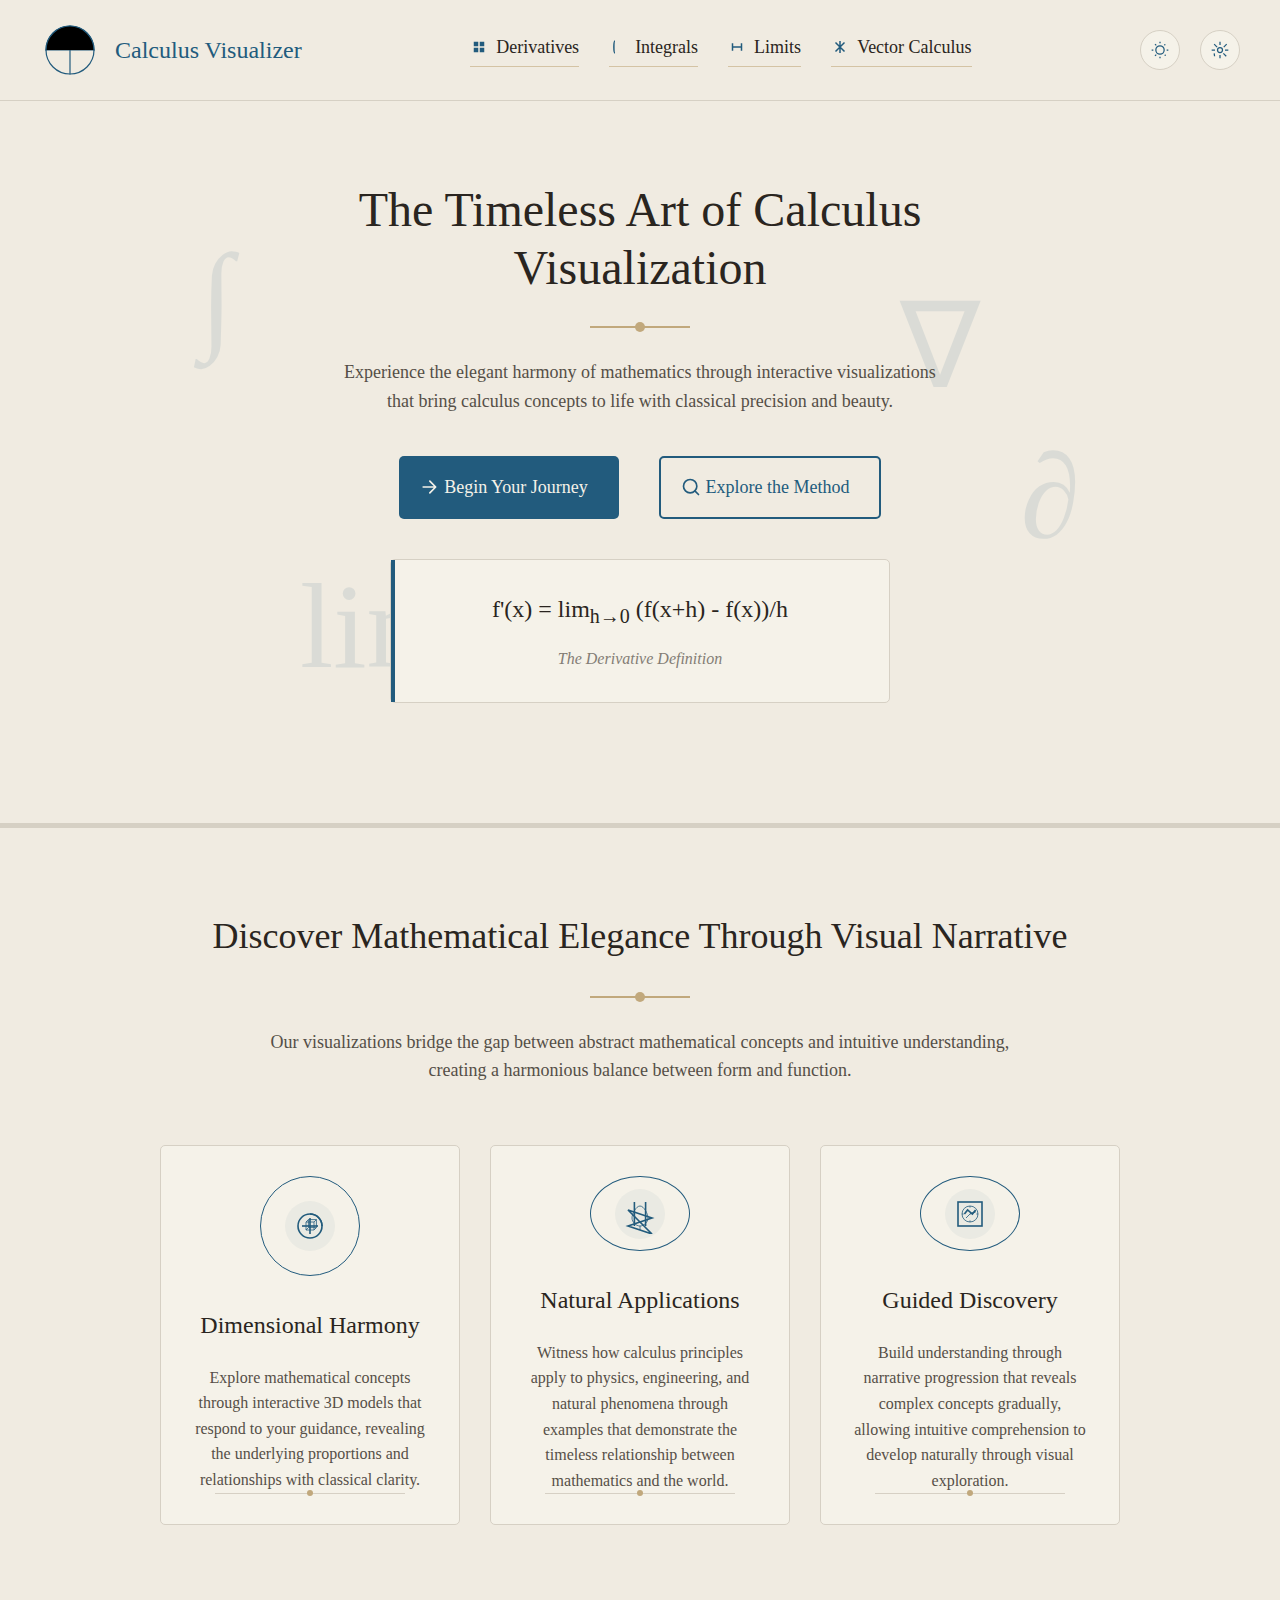
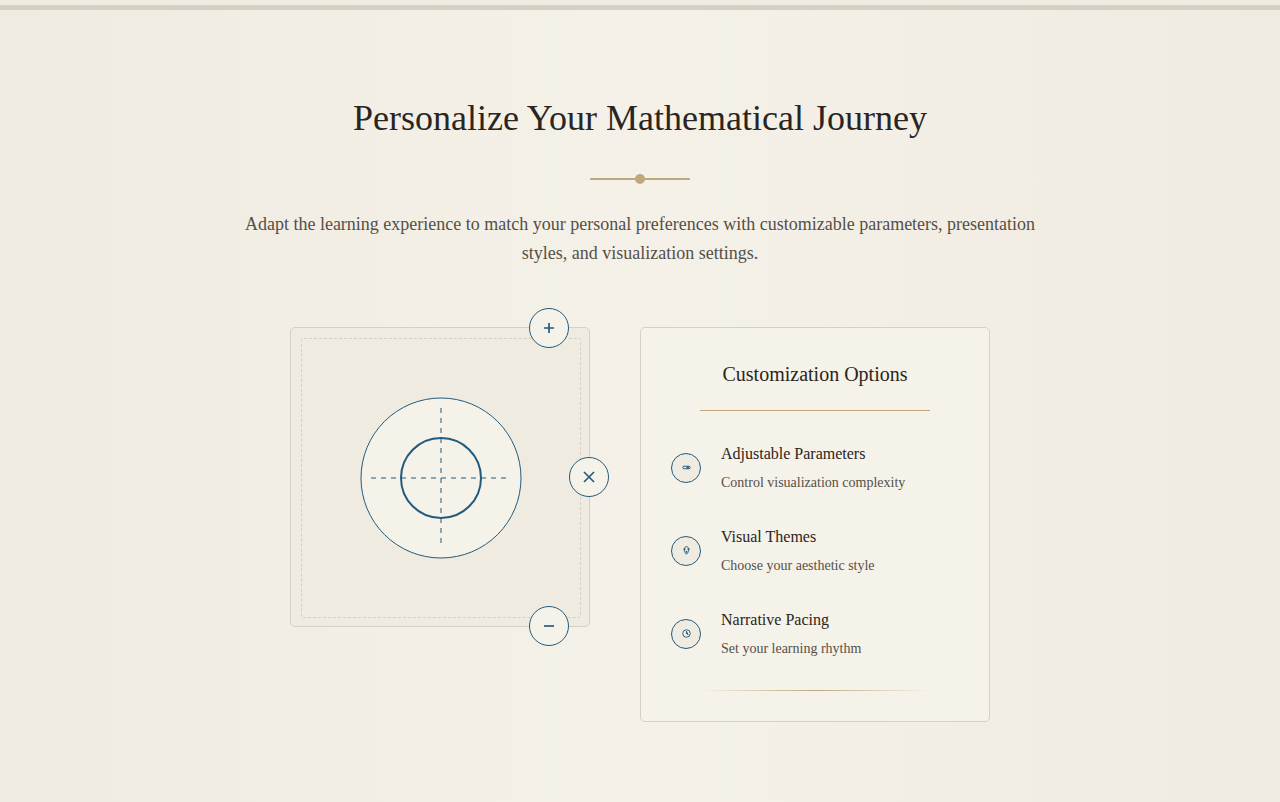
<file: index.html>
<!DOCTYPE html>
<html lang="en">
<head>
  <meta charset="UTF-8"/>
  <meta name="viewport" content="width=device-width, initial-scale=1.0"/>
  <meta name="description" content="Interactive calculus visualization tool with elegant classical design."/>
  <title>Calculus Visualizer - Classical Theme</title>
  <style>
    /* Reset and base styles */
    * {
      margin: 0;
      padding: 0;
      box-sizing: border-box;
    }
    
    body {
      font-family: Georgia, serif;
      background-color: #F0EBE1;
      color: #2A2520;
      line-height: 1.6;
    }
    
    /* Header styles */
    header {
      display: flex;
      align-items: center;
      justify-content: space-between;
      padding: 20px 40px;
      border-bottom: 1px solid #D6D0C4;
      background-color: #F0EBE1;
    }
    
    .logo-container {
      display: flex;
      align-items: center;
    }
    
    .logo {
      width: 60px;
      height: 60px;
      margin-right: 15px;
    }
    
    .logo-text {
      font-size: 24px;
      color: #225B7D;
      font-weight: normal;
    }
    
    nav ul {
      display: flex;
      list-style: none;
      gap: 30px;
    }
    
    nav a {
      text-decoration: none;
      color: #2A2520;
      font-size: 18px;
      position: relative;
      padding-bottom: 5px;
    }
    
    nav a::after {
      content: '';
      position: absolute;
      bottom: 0;
      left: 0;
      width: 100%;
      height: 1px;
      background-color: #C1A87C;
      opacity: 0.6;
    }

    .nav-item {
      display: flex;
      align-items: center;
      gap: 8px;
    }

    .icon {
      display: inline-block;
      width: 18px;
      height: 18px;
    }
    
    .controls {
      display: flex;
      gap: 20px;
    }
    
    .control-button {
      width: 40px;
      height: 40px;
      border-radius: 50%;
      background-color: #F5F2E9;
      border: 1px solid #D6D0C4;
      display: flex;
      align-items: center;
      justify-content: center;
      cursor: pointer;
    }
    
    /* Hero section */
    .hero {
      display: flex;
      flex-direction: column;
      align-items: center;
      justify-content: center;
      padding: 80px 20px;
      text-align: center;
      min-height: 600px;
      position: relative;
      overflow: hidden;
    }
    
    /* Background symbols */
    .bg-symbol {
      position: absolute;
      opacity: 0.1;
      color: #225B7D;
      font-size: 120px;
      z-index: -1;
    }
    
    .bg-symbol-1 {
      top: 100px;
      left: 200px;
    }
    
    .bg-symbol-2 {
      top: 300px;
      right: 200px;
    }
    
    .bg-symbol-3 {
      bottom: 100px;
      left: 300px;
    }
    
    .bg-symbol-4 {
      top: 150px;
      right: 300px;
    }
    
    .hero-content {
      max-width: 800px;
      margin: 0 auto;
    }
    
    .hero-title {
      font-size: 48px;
      font-weight: normal;
      margin-bottom: 20px;
      line-height: 1.2;
    }
    
    .divider {
      width: 100px;
      height: 2px;
      background-color: #C1A87C;
      margin: 30px auto;
      position: relative;
    }
    
    .divider::after {
      content: '';
      position: absolute;
      width: 10px;
      height: 10px;
      border-radius: 50%;
      background-color: #C1A87C;
      top: -4px;
      left: 45px;
    }
    
    .hero-subtitle {
      font-size: 18px;
      color: #554F47;
      max-width: 600px;
      margin: 0 auto 40px;
    }
    
    /* Button styles with proper icon spacing */
    .button-container {
      display: flex;
      justify-content: center;
      gap: 40px;
      margin: 40px 0;
    }
    
    .button {
      display: flex;
      align-items: center;
      padding: 15px 30px;
      border-radius: 5px;
      text-decoration: none;
      font-size: 18px;
      position: relative;
      min-width: 220px;
      justify-content: center;
      transition: transform 0.3s;
    }
    
    .button:hover {
      transform: translateY(-3px);
    }
    
    /* Primary button (blue) */
    .primary-button {
      background-color: #225B7D;
      color: #F5F2E9;
      border: none;
    }
    
    /* Secondary button (outlined) */
    .secondary-button {
      background-color: transparent;
      color: #225B7D;
      border: 2px solid #225B7D;
    }
    
    /* Icon styling - positioned with proper spacing */
    .button-icon {
      position: absolute;
      left: 20px;
    }
    
    /* Add padding to push text away from icon */
    .button-text {
      margin-left: 15px;
    }
    
    /* Formula card styling */
    .formula-container {
      max-width: 600px;
      margin: 40px auto;
      display: flex;
      justify-content: center;
    }
    
    .formula-card {
      background-color: #F5F2E9;
      border: 1px solid #D6D0C4;
      border-radius: 5px;
      padding: 30px 40px;
      position: relative;
      width: 100%;
      max-width: 500px;
      text-align: center;
    }
    
    /* Vertical blue line on left */
    .formula-card::before {
      content: '';
      position: absolute;
      left: 0;
      top: 0;
      height: 100%;
      width: 4px;
      background-color: #225B7D;
    }
    
    .formula {
      font-size: 24px;
      margin-bottom: 15px;
      font-family: Georgia, serif;
    }
    
    .formula-caption {
      font-style: italic;
      color: #837D75;
      font-size: 16px;
    }
    
    .visualization {
      position: absolute;
      top: 200px;
      right: 100px;
      width: 300px;
      height: 300px;
      background-color: #F5F2E9;
      border: 1px solid #D6D0C4;
      border-radius: 5px;
      display: flex;
      align-items: center;
      justify-content: center;
    }
    
    /* Features section */
    .features {
      padding: 80px 20px;
      background-color: #F0EBE1;
      border-top: 5px solid #D6D0C4;
      border-bottom: 5px solid #D6D0C4;
      text-align: center;
    }
    
    .section-title {
      font-size: 36px;
      color: #2A2520;
      margin-bottom: 10px;
      font-weight: normal;
    }
    
    .section-subtitle {
      font-size: 18px;
      color: #554F47;
      max-width: 800px;
      margin: 0 auto 60px;
    }
    
    .feature-cards {
      display: flex;
      justify-content: center;
      gap: 30px;
      flex-wrap: wrap;
    }
    
    .feature-card {
      background-color: #F5F2E9;
      border: 1px solid #D6D0C4;
      border-radius: 5px;
      padding: 30px;
      width: 300px;
      height: 380px;
      display: flex;
      flex-direction: column;
      align-items: center;
      transition: transform 0.3s;
    }
    
    .feature-card:hover {
      transform: translateY(-5px);
    }
    
    .feature-icon {
      width: 100px;
      height: 100px;
      border-radius: 50%;
      background-color: #F5F2E9;
      border: 1px solid #225B7D;
      display: flex;
      align-items: center;
      justify-content: center;
      margin-bottom: 30px;
      position: relative;
    }
    
    .feature-icon::before {
      content: '';
      position: absolute;
      width: 50px;
      height: 50px;
      border-radius: 50%;
      background-color: rgba(34, 91, 125, 0.05);
      z-index: 0;
    }
    
    .feature-title {
      font-size: 24px;
      color: #2A2520;
      margin-bottom: 20px;
      font-weight: normal;
    }
    
    .feature-description {
      font-size: 16px;
      color: #554F47;
      text-align: center;
    }
    
    .feature-footer {
      width: 80%;
      height: 1px;
      background-color: #D6D0C4;
      margin-top: auto;
      position: relative;
    }
    
    .feature-footer::after {
      content: '';
      position: absolute;
      width: 6px;
      height: 6px;
      border-radius: 50%;
      background-color: #C1A87C;
      top: -3px;
      left: calc(50% - 3px);
    }
    
    /* Customization section */
    .customization {
      padding: 80px 20px;
      background: linear-gradient(to right, rgba(240, 235, 225, 0.8), rgba(245, 242, 233, 0.85), rgba(240, 235, 225, 0.8));
      position: relative;
      text-align: center;
    }
    
    .custom-content {
      display: flex;
      justify-content: center;
      gap: 50px;
      flex-wrap: wrap;
      margin-top: 60px;
    }
    
    .custom-visual {
      width: 300px;
      height: 300px;
      background-color: #F0EBE1;
      border: 1px solid #D6D0C4;
      border-radius: 5px;
      position: relative;
    }
    
    .custom-visual-inner {
      width: 280px;
      height: 280px;
      border: 1px dashed #D6D0C4;
      border-radius: 3px;
      margin: 10px;
      display: flex;
      align-items: center;
      justify-content: center;
    }
    
    .visual-control {
      position: absolute;
      width: 40px;
      height: 40px;
      border-radius: 50%;
      background-color: #F5F2E9;
      border: 1px solid #225B7D;
      display: flex;
      align-items: center;
      justify-content: center;
      cursor: pointer;
    }
    
    .control-top {
      top: -20px;
      right: 20px;
    }
    
    .control-middle {
      right: -20px;
      top: calc(50% - 20px);
    }
    
    .control-bottom {
      bottom: -20px;
      right: 20px;
    }
    
    .custom-options {
      width: 350px;
      background-color: #F5F2E9;
      border: 1px solid #D6D0C4;
      border-radius: 5px;
      padding: 30px;
      text-align: left;
    }
    
    .options-title {
      font-size: 20px;
      color: #2A2520;
      text-align: center;
      margin-bottom: 20px;
      font-weight: normal;
      position: relative;
    }
    
    .options-divider {
      width: 80%;
      height: 1px;
      background-color: #C1A87C;
      margin: 0 auto 30px;
    }
    
    .option {
      display: flex;
      align-items: center;
      margin-bottom: 30px;
    }
    
    .option-icon {
      width: 30px;
      height: 30px;
      border-radius: 50%;
      background-color: #F0EBE1;
      border: 1px solid #225B7D;
      display: flex;
      align-items: center;
      justify-content: center;
      margin-right: 20px;
      flex-shrink: 0;
    }
    
    .option-text {
      flex: 1;
    }
    
    .option-title {
      font-size: 16px;
      color: #2A2520;
      margin-bottom: 5px;
      font-weight: normal;
    }
    
    .option-description {
      font-size: 14px;
      color: #554F47;
    }
    
    .options-footer {
      width: 80%;
      height: 1px;
      background: linear-gradient(to right, transparent, #C1A87C, transparent);
      margin: 20px auto 0;
    }
    
    /* Responsive adjustments */
    @media (max-width: 1200px) {
      .visualization {
        position: relative;
        top: 0;
        right: 0;
        margin: 30px auto;
      }
    }
    
    @media (max-width: 768px) {
      header {
        flex-direction: column;
        padding: 20px;
      }
      
      .logo-container {
        margin-bottom: 20px;
      }
      
      nav ul {
        flex-wrap: wrap;
        justify-content: center;
        gap: 15px;
      }
      
      .controls {
        margin-top: 20px;
      }
      
      .hero-title {
        font-size: 36px;
      }
      
      .button-container {
        flex-direction: column;
        align-items: center;
        gap: 20px;
      }
      
      .formula-card {
        width: 100%;
        max-width: 350px;
        padding: 20px;
      }
      
      .formula {
        font-size: 20px;
      }
    }
  </style>
</head>
<body>
  <!-- Header with navigation -->
  <header>
    <div class="logo-container">
      <svg class="logo" viewBox="0 0 100 100">
        <circle cx="50" cy="50" r="40" fill="none" stroke="#225B7D" stroke-width="2"/>
        <line x1="10" y1="50" x2="90" y2="50" stroke="#225B7D" stroke-width="2" stroke-linecap="round"/>
        <line x1="50" y1="10" x2="50" y2="90" stroke="#225B7D" stroke-width="2" stroke-linecap="round"/>
        <path d="M90 50C90 28 72 10 50 10C28 10 10 28 10 50" stroke="#225B7D" stroke-width="2" stroke-linecap="round"/>
      </svg>
      <h1 class="logo-text">Calculus Visualizer</h1>
    </div>
    
    <nav>
      <ul>
        <li>
          <a href="#derivatives" class="nav-item">
            <svg class="icon" viewBox="0 0 24 24">
              <rect x="5" y="5" width="6" height="6" fill="#225B7D"/>
              <rect x="13" y="5" width="6" height="6" fill="#225B7D"/>
              <rect x="5" y="13" width="6" height="6" fill="#225B7D"/>
              <rect x="13" y="13" width="6" height="6" fill="#225B7D"/>
            </svg>
            Derivatives
          </a>
        </li>
        <li>
          <a href="#integrals" class="nav-item">
            <svg class="icon" viewBox="0 0 24 24">
              <path d="M8 4C6 4 6 20 8 20" stroke="#225B7D" stroke-width="2" fill="none"/>
            </svg>
            Integrals
          </a>
        </li>
        <li>
          <a href="#limits" class="nav-item">
            <svg class="icon" viewBox="0 0 24 24">
              <path d="M6 7V17M18 7V17M6 12H18" stroke="#225B7D" stroke-width="2"/>
            </svg>
            Limits
          </a>
        </li>
        <li>
          <a href="#vector-calculus" class="nav-item">
            <svg class="icon" viewBox="0 0 24 24">
              <path d="M6 18L18 6M6 6L18 18M12 4V20" stroke="#225B7D" stroke-width="2"/>
            </svg>
            Vector Calculus
          </a>
        </li>
      </ul>
    </nav>
    
    <div class="controls">
      <button class="control-button theme-toggle" aria-label="Toggle theme">
        <svg viewBox="0 0 24 24" width="20" height="20">
          <path d="M12 4V2M12 22v-2M4 12H2m20 0h-2m-2.5-5.5L18 5M6 19l1.5-1.5M6 5l1.5 1.5m11 11L18 19M12 17a5 5 0 100-10 5 5 0 000 10z" 
                stroke="#225B7D" stroke-width="1.5" fill="none"/>
        </svg>
      </button>
      <button class="control-button settings" aria-label="Settings">
        <svg viewBox="0 0 24 24" width="20" height="20">
          <circle cx="12" cy="12" r="3" stroke="#225B7D" stroke-width="1.5" fill="none"/>
          <path d="M12 2v4m0 12v4m10-10h-4m-16 0h4m14-7l-3.5 3.5m-11 11L5 16M5 5l3.5 3.5m11 11L16 16" 
                stroke="#225B7D" stroke-width="1.5"/>
        </svg>
      </button>
    </div>
  </header>

  <!-- Hero section -->
  <section class="hero">
    <!-- Background mathematical symbols -->
    <div class="bg-symbol bg-symbol-1">∫</div>
    <div class="bg-symbol bg-symbol-2">∂</div>
    <div class="bg-symbol bg-symbol-3">lim</div>
    <div class="bg-symbol bg-symbol-4">∇</div>
    
    <div class="hero-content">
      <h2 class="hero-title">The Timeless Art of Calculus Visualization</h2>
      
      <div class="divider"></div>
      
      <p class="hero-subtitle">
        Experience the elegant harmony of mathematics through interactive visualizations 
        that bring calculus concepts to life with classical precision and beauty.
      </p>
      
      <!-- Buttons with properly spaced icons -->
      <div class="button-container">
        <a href="#begin" class="button primary-button">
          <svg class="button-icon" width="20" height="20" viewBox="0 0 24 24" aria-hidden="true">
            <path d="M5 12h14M13 5l7 7-7 7" stroke="currentColor" stroke-width="2" fill="none" stroke-linecap="round" stroke-linejoin="round"/>
          </svg>
          <span class="button-text">Begin Your Journey</span>
        </a>
        <a href="#explore" class="button secondary-button">
          <svg class="button-icon" width="20" height="20" viewBox="0 0 24 24" aria-hidden="true">
            <circle cx="11" cy="11" r="8" stroke="currentColor" stroke-width="2" fill="none"/>
            <path d="M21 21l-4.35-4.35" stroke="currentColor" stroke-width="2" stroke-linecap="round"/>
          </svg>
          <span class="button-text">Explore the Method</span>
        </a>
      </div>
      
      <!-- Improved formula card -->
      <div class="formula-container">
        <div class="formula-card">
          <div class="formula">f'(x) = lim<sub>h→0</sub> (f(x+h) - f(x))/h</div>
          <div class="formula-caption">The Derivative Definition</div>
        </div>
      </div>
    </div>
  </section>

  <!-- Features section -->
  <section class="features">
    <h2 class="section-title">Discover Mathematical Elegance Through Visual Narrative</h2>
    <div class="divider"></div>
    <p class="section-subtitle">
      Our visualizations bridge the gap between abstract mathematical concepts and intuitive understanding,
      creating a harmonious balance between form and function.
    </p>
    
    <div class="feature-cards">
      <!-- Feature 1 -->
      <div class="feature-card">
        <div class="feature-icon">
          <svg viewBox="0 0 50 50" width="40" height="40">
            <circle cx="25" cy="25" r="15" fill="none" stroke="#225B7D" stroke-width="2"/>
            <line x1="15" y1="25" x2="35" y2="25" stroke="#225B7D" stroke-width="2"/>
            <line x1="25" y1="15" x2="25" y2="35" stroke="#225B7D" stroke-width="2"/>
            <path d="M25 10A15 15 0 0 1 40 25" fill="none" stroke="#225B7D" stroke-width="2"/>
            
            <!-- 3D cube overlay -->
            <path d="M20,20 L30,20 L30,30 L20,30 Z" fill="none" stroke="#225B7D" stroke-width="1"/>
            <path d="M23,17 L33,17 L33,27 L23,27 Z" fill="none" stroke="#225B7D" stroke-width="1"/>
            <line x1="20" y1="20" x2="23" y2="17" stroke="#225B7D" stroke-width="1"/>
            <line x1="30" y1="20" x2="33" y2="17" stroke="#225B7D" stroke-width="1"/>
            <line x1="30" y1="30" x2="33" y2="27" stroke="#225B7D" stroke-width="1"/>
            <line x1="20" y1="30" x2="23" y2="27" stroke="#225B7D" stroke-width="1"/>
          </svg>
        </div>
        
        <h3 class="feature-title">Dimensional Harmony</h3>
        
        <p class="feature-description">
          Explore mathematical concepts through interactive 3D models that respond to your guidance, 
          revealing the underlying proportions and relationships with classical clarity.
        </p>
        
        <div class="feature-footer"></div>
      </div>
      
      <!-- Feature 2 -->
      <div class="feature-card">
        <div class="feature-icon">
          <svg viewBox="0 0 50 50" width="40" height="40">
            <path d="M10 20L40 30L10 40L40 50Z" fill="none" stroke="#225B7D" stroke-width="2"/>
            <line x1="18" y1="10" x2="18" y2="40" stroke="#225B7D" stroke-width="2"/>
            <line x1="32" y1="10" x2="32" y2="40" stroke="#225B7D" stroke-width="2"/>
            
            <!-- Nature icon overlay -->
            <path d="M25 15C20 15 15 25 15 30C15 35 20 40 25 40C30 40 35 35 35 30C35 25 30 15 25 15Z" fill="none" stroke="#225B7D" stroke-width="1"/>
            <line x1="25" y1="40" x2="25" y2="45" stroke="#225B7D" stroke-width="1"/>
          </svg>
        </div>
        
        <h3 class="feature-title">Natural Applications</h3>
        
        <p class="feature-description">
          Witness how calculus principles apply to physics, engineering, and natural phenomena 
          through examples that demonstrate the timeless relationship between mathematics and the world.
        </p>
        
        <div class="feature-footer"></div>
      </div>
      
      <!-- Feature 3 -->
      <div class="feature-card">
        <div class="feature-icon">
          <svg viewBox="0 0 50 50" width="40" height="40">
            <rect x="10" y="10" width="30" height="30" fill="none" stroke="#225B7D" stroke-width="2"/>
            <path d="M18 25L22 20L28 25L32 20" fill="none" stroke="#225B7D" stroke-width="2"/>
            
            <!-- Compass icon overlay -->
            <circle cx="25" cy="25" r="10" fill="none" stroke="#225B7D" stroke-width="1"/>
            <path d="M25 15L25 17M25 33L25 35M15 25L17 25M33 25L35 25" stroke="#225B7D" stroke-width="1"/>
            <line x1="25" y1="25" x2="32" y2="22" stroke="#225B7D" stroke-width="1.5"/>
            <line x1="25" y1="25" x2="20" y2="30" stroke="#225B7D" stroke-width="1"/>
          </svg>
        </div>
        
        <h3 class="feature-title">Guided Discovery</h3>
        
        <p class="feature-description">
          Build understanding through narrative progression that reveals complex concepts gradually, 
          allowing intuitive comprehension to develop naturally through visual exploration.
        </p>
        
        <div class="feature-footer"></div>
      </div>
    </div>
  </section>

  <!-- Customization section -->
  <section class="customization">
    <h2 class="section-title">Personalize Your Mathematical Journey</h2>
    <div class="divider"></div>
    <p class="section-subtitle">
      Adapt the learning experience to match your personal preferences with 
      customizable parameters, presentation styles, and visualization settings.
    </p>
    
    <div class="custom-content">
      <!-- Visualization preview -->
      <div class="custom-visual">
        <div class="custom-visual-inner">
          <svg viewBox="0 0 200 200" width="200" height="200">
            <circle cx="100" cy="100" r="80" fill="#F5F2E9" stroke="#225B7D" stroke-width="1"/>
            <path d="M30 100L170 100M100 30L100 170" stroke="#225B7D" stroke-width="1" stroke-dasharray="5,5"/>
            <circle cx="100" cy="100" r="40" fill="none" stroke="#225B7D" stroke-width="2"/>
          </svg>
        </div>
        
        <!-- Control buttons -->
        <div class="visual-control control-top">
          <svg viewBox="0 0 24 24" width="20" height="20">
            <path d="M12 6v12M6 12h12" stroke="#225B7D" stroke-width="2"/>
          </svg>
        </div>
        
        <div class="visual-control control-middle">
          <svg viewBox="0 0 24 24" width="20" height="20">
            <path d="M6 6l12 12M6 18L18 6" stroke="#225B7D" stroke-width="2"/>
          </svg>
        </div>
        
        <div class="visual-control control-bottom">
          <svg viewBox="0 0 24 24" width="20" height="20">
            <path d="M6 12h12" stroke="#225B7D" stroke-width="2"/>
          </svg>
        </div>
      </div>
      
      <!-- Customization options -->
      <div class="custom-options">
        <h3 class="options-title">Customization Options</h3>
        <div class="options-divider"></div>
        
        <!-- Option 1 -->
        <div class="option">
          <div class="option-icon">
            <svg viewBox="0 0 24 24" width="15" height="15">
              <rect x="6" y="10" width="12" height="4" rx="2" fill="#F0EBE1" stroke="#225B7D" stroke-width="1.5"/>
              <circle cx="14" cy="12" r="2" fill="#225B7D"/>
            </svg>
          </div>
          <div class="option-text">
            <h4 class="option-title">Adjustable Parameters</h4>
            <p class="option-description">Control visualization complexity</p>
          </div>
        </div>
        
        <!-- Option 2 -->
        <div class="option">
          <div class="option-icon">
            <svg viewBox="0 0 24 24" width="15" height="15">
              <path d="M12 6C8 6 6 12 12 18C18 12 16 6 12 6Z" fill="none" stroke="#225B7D" stroke-width="1.5"/>
              <circle cx="9" cy="10" r="1.5" fill="#225B7D"/>
              <circle cx="15" cy="10" r="1.5" fill="#225B7D"/>
              <circle cx="12" cy="14" r="1.5" fill="#225B7D"/>
            </svg>
          </div>
          <div class="option-text">
            <h4 class="option-title">Visual Themes</h4>
            <p class="option-description">Choose your aesthetic style</p>
          </div>
        </div>
        
        <!-- Option 3 -->
        <div class="option">
          <div class="option-icon">
            <svg viewBox="0 0 24 24" width="15" height="15">
              <circle cx="12" cy="12" r="6" fill="none" stroke="#225B7D" stroke-width="1.5"/>
              <path d="M12 8v4l3 2" stroke="#225B7D" stroke-width="1.5"/>
            </svg>
          </div>
          <div class="option-text">
            <h4 class="option-title">Narrative Pacing</h4>
            <p class="option-description">Set your learning rhythm</p>
          </div>
        </div>
        
        <div class="options-footer"></div>
      </div>
    </div>
  </section>

  <!-- JavaScript -->
  <script>
    document.addEventListener('DOMContentLoaded', function() {
      // Theme toggle
      const themeToggle = document.querySelector('.theme-toggle');
      themeToggle.addEventListener('click', function() {
        document.body.classList.toggle('dark-theme');
      });
      
      // Feature card hover effects
      const featureCards = document.querySelectorAll('.feature-card');
      featureCards.forEach(card => {
        card.addEventListener('mouseenter', function() {
          this.style.boxShadow = '0 10px 20px rgba(0, 0, 0, 0.05)';
        });
        card.addEventListener('mouseleave', function() {
          this.style.boxShadow = 'none';
        });
      });
      
      // Simple responsive adjustments
      function handleResize() {
        if (window.innerWidth <= 768) {
          document.querySelectorAll('.nav-item svg').forEach(icon => {
            icon.style.width = '16px';
            icon.style.height = '16px';
          });
        } else {
          document.querySelectorAll('.nav-item svg').forEach(icon => {
            icon.style.width = '18px';
            icon.style.height = '18px';
          });
        }
      }
      
      // Initial call and resize listener
      handleResize();
      window.addEventListener('resize', handleResize);
    });
  </script>
</body>
</html>
</file>
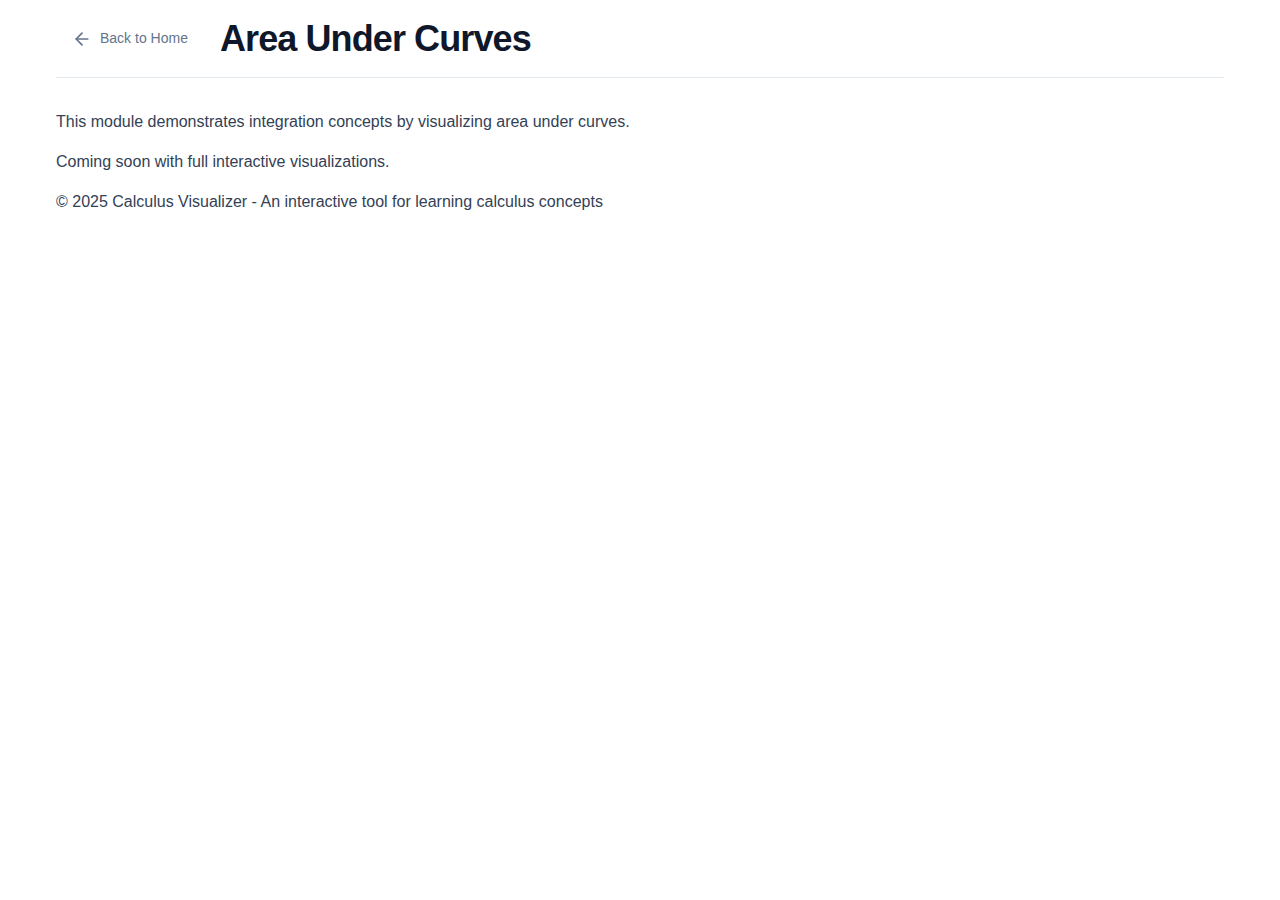
<file: modules/area-curves/index.html>
<!DOCTYPE html>
<html lang="en">
<head>
    <meta charset="UTF-8">
    <meta name="viewport" content="width=device-width, initial-scale=1.0">
    <title>Area Under Curves - Calculus Visualizer</title>
    <link rel="stylesheet" href="../../assets/css/styles.css">
</head>
<body>
    <div class="container">
        <header class="module-header">
            <a href="../../index.html" class="back-btn">
                <svg viewBox="0 0 24 24" fill="none" xmlns="http://www.w3.org/2000/svg">
                    <path d="M19 12H5" stroke="currentColor" stroke-width="2" stroke-linecap="round" stroke-linejoin="round"/>
                    <path d="M12 19L5 12L12 5" stroke="currentColor" stroke-width="2" stroke-linecap="round" stroke-linejoin="round"/>
                </svg>
                Back to Home
            </a>
            <h1 class="module-title">Area Under Curves</h1>
        </header>

        <main>
            <div class="module-content">
                <div class="module-intro">
                    <p>This module demonstrates integration concepts by visualizing area under curves.</p>
                    <p>Coming soon with full interactive visualizations.</p>
                </div>
            </div>
        </main>

        <footer>
            <p>&copy; 2025 Calculus Visualizer - An interactive tool for learning calculus concepts</p>
        </footer>
    </div>
</body>
</html>
</file>
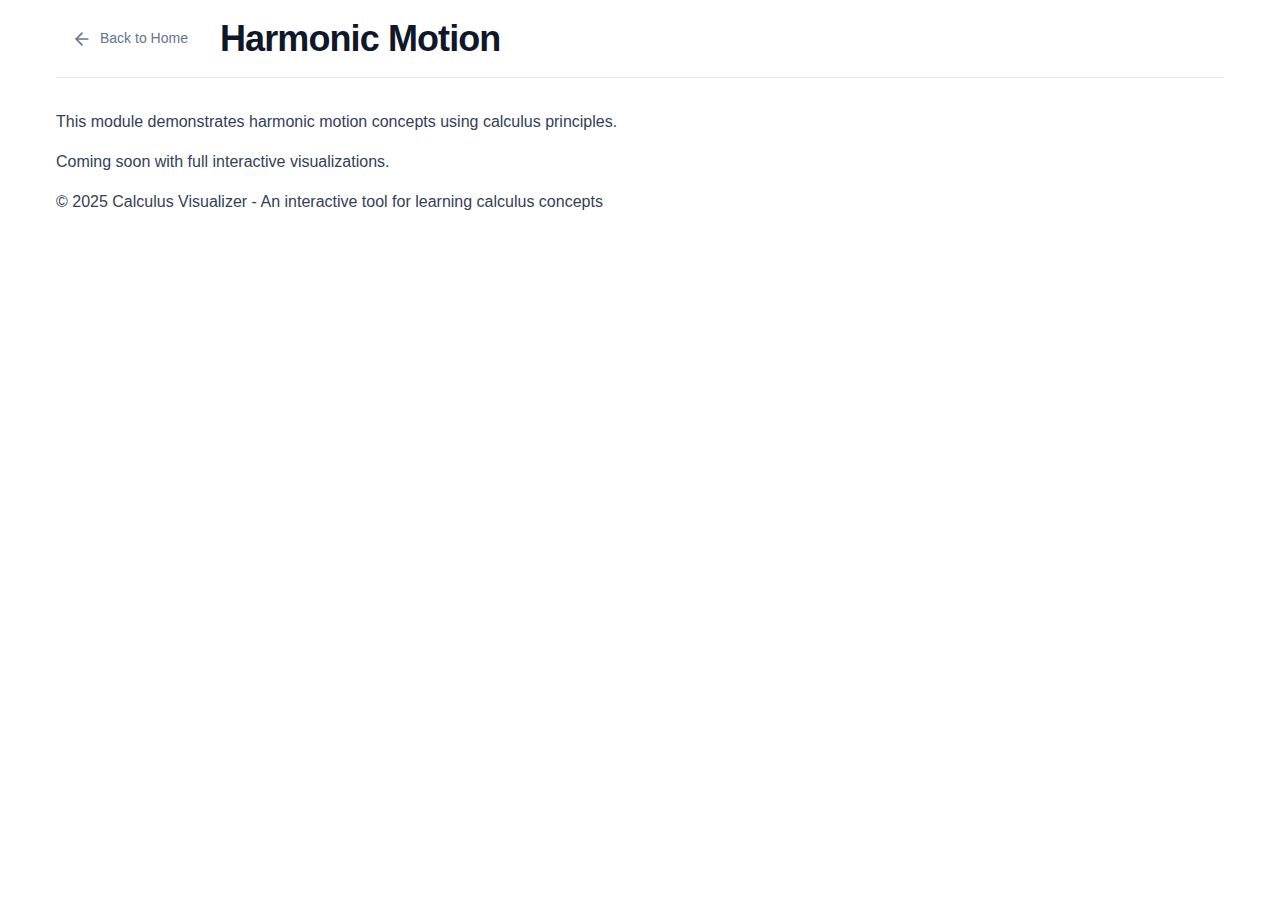
<file: modules/harmonic-motion/index.html>
<!DOCTYPE html>
<html lang="en">
<head>
    <meta charset="UTF-8">
    <meta name="viewport" content="width=device-width, initial-scale=1.0">
    <title>Harmonic Motion - Calculus Visualizer</title>
    <link rel="stylesheet" href="../../assets/css/styles.css">
</head>
<body>
    <div class="container">
        <header class="module-header">
            <a href="../../index.html" class="back-btn">
                <svg viewBox="0 0 24 24" fill="none" xmlns="http://www.w3.org/2000/svg">
                    <path d="M19 12H5" stroke="currentColor" stroke-width="2" stroke-linecap="round" stroke-linejoin="round"/>
                    <path d="M12 19L5 12L12 5" stroke="currentColor" stroke-width="2" stroke-linecap="round" stroke-linejoin="round"/>
                </svg>
                Back to Home
            </a>
            <h1 class="module-title">Harmonic Motion</h1>
        </header>

        <main>
            <div class="module-content">
                <div class="module-intro">
                    <p>This module demonstrates harmonic motion concepts using calculus principles.</p>
                    <p>Coming soon with full interactive visualizations.</p>
                </div>
            </div>
        </main>

        <footer>
            <p>&copy; 2025 Calculus Visualizer - An interactive tool for learning calculus concepts</p>
        </footer>
    </div>
</body>
</html>
</file>
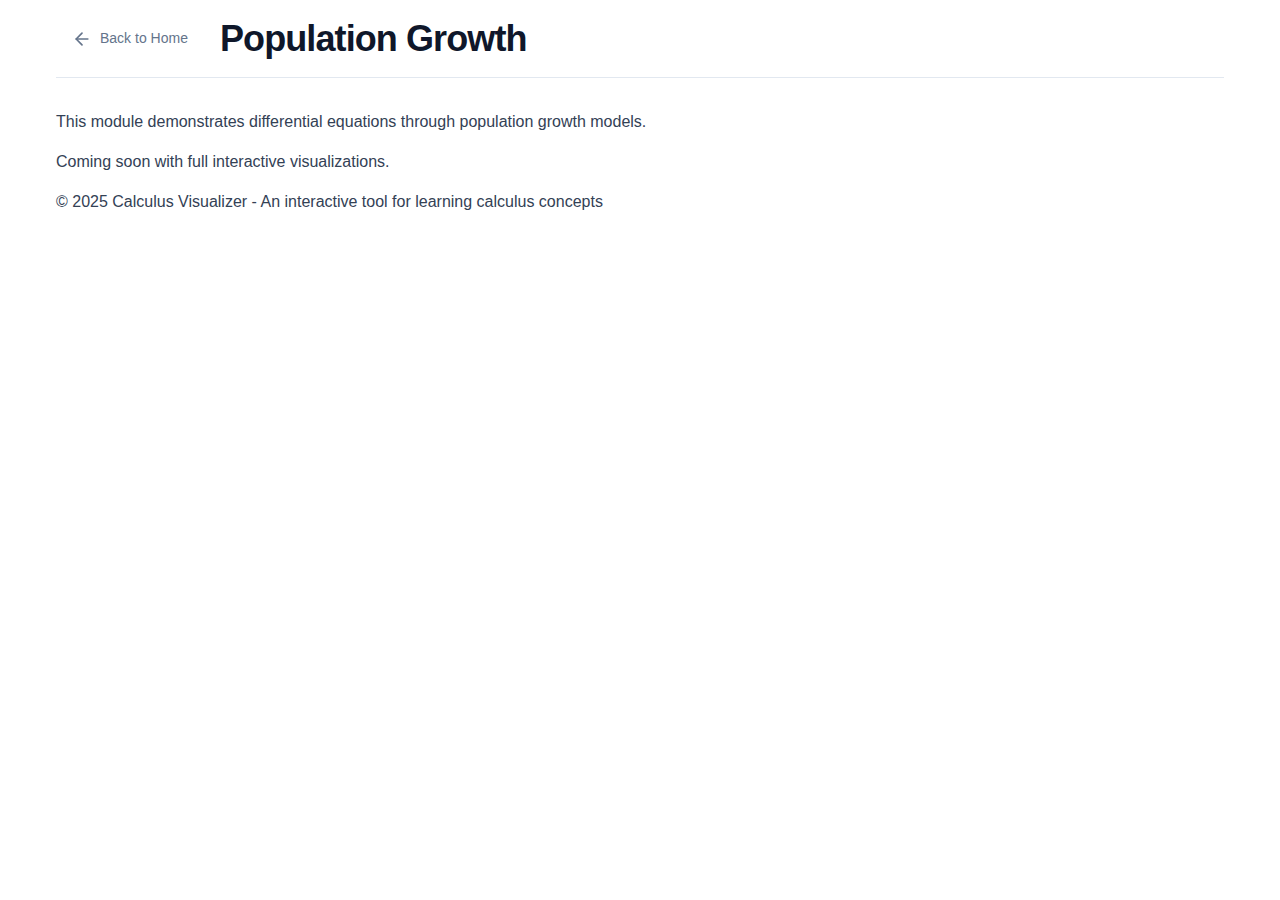
<file: modules/population-growth/index.html>
<!DOCTYPE html>
<html lang="en">
<head>
    <meta charset="UTF-8">
    <meta name="viewport" content="width=device-width, initial-scale=1.0">
    <title>Population Growth - Calculus Visualizer</title>
    <link rel="stylesheet" href="../../assets/css/styles.css">
</head>
<body>
    <div class="container">
        <header class="module-header">
            <a href="../../index.html" class="back-btn">
                <svg viewBox="0 0 24 24" fill="none" xmlns="http://www.w3.org/2000/svg">
                    <path d="M19 12H5" stroke="currentColor" stroke-width="2" stroke-linecap="round" stroke-linejoin="round"/>
                    <path d="M12 19L5 12L12 5" stroke="currentColor" stroke-width="2" stroke-linecap="round" stroke-linejoin="round"/>
                </svg>
                Back to Home
            </a>
            <h1 class="module-title">Population Growth</h1>
        </header>

        <main>
            <div class="module-content">
                <div class="module-intro">
                    <p>This module demonstrates differential equations through population growth models.</p>
                    <p>Coming soon with full interactive visualizations.</p>
                </div>
            </div>
        </main>

        <footer>
            <p>&copy; 2025 Calculus Visualizer - An interactive tool for learning calculus concepts</p>
        </footer>
    </div>
</body>
</html>
</file>
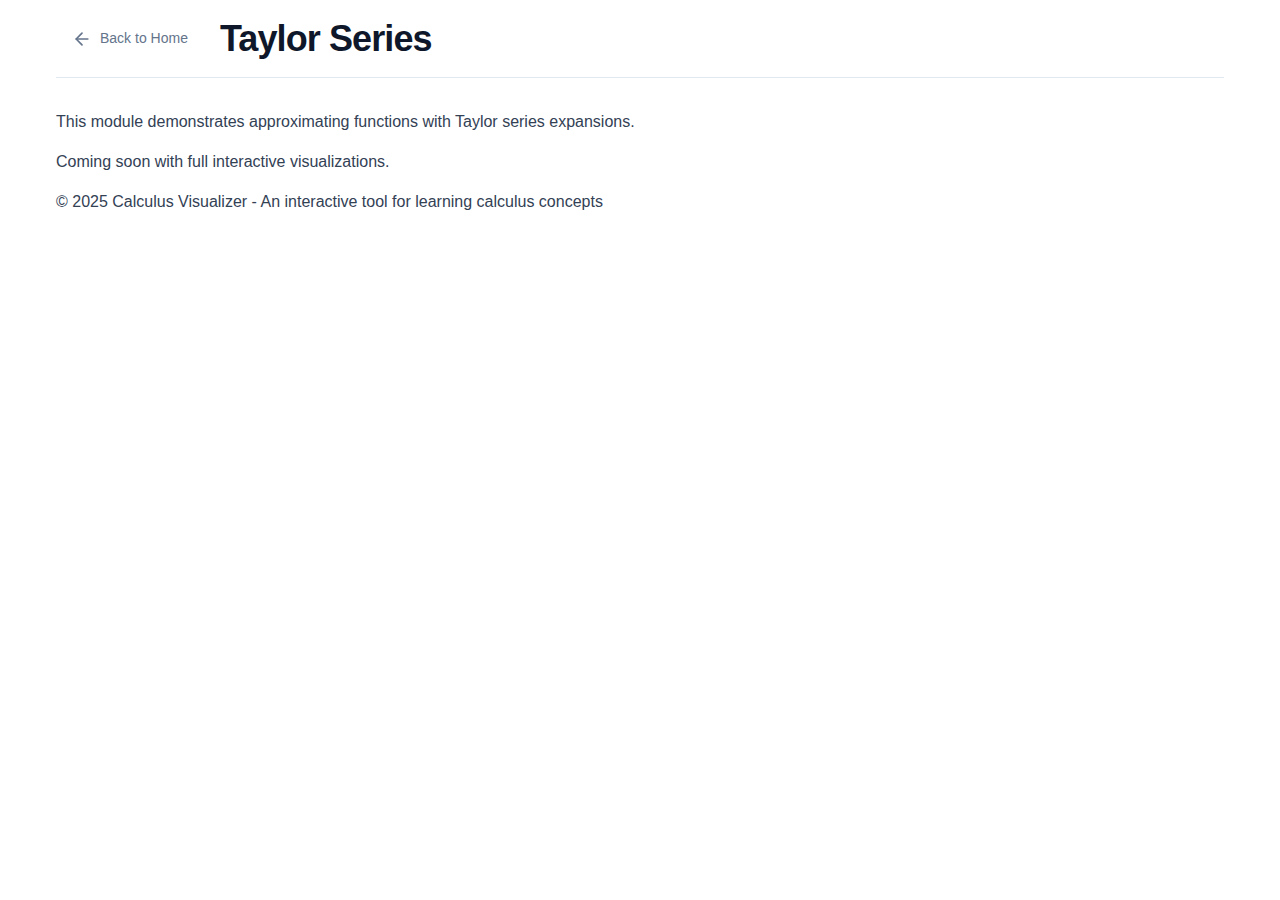
<file: modules/taylor-series/index.html>
<!DOCTYPE html>
<html lang="en">
<head>
    <meta charset="UTF-8">
    <meta name="viewport" content="width=device-width, initial-scale=1.0">
    <title>Taylor Series - Calculus Visualizer</title>
    <link rel="stylesheet" href="../../assets/css/styles.css">
</head>
<body>
    <div class="container">
        <header class="module-header">
            <a href="../../index.html" class="back-btn">
                <svg viewBox="0 0 24 24" fill="none" xmlns="http://www.w3.org/2000/svg">
                    <path d="M19 12H5" stroke="currentColor" stroke-width="2" stroke-linecap="round" stroke-linejoin="round"/>
                    <path d="M12 19L5 12L12 5" stroke="currentColor" stroke-width="2" stroke-linecap="round" stroke-linejoin="round"/>
                </svg>
                Back to Home
            </a>
            <h1 class="module-title">Taylor Series</h1>
        </header>

        <main>
            <div class="module-content">
                <div class="module-intro">
                    <p>This module demonstrates approximating functions with Taylor series expansions.</p>
                    <p>Coming soon with full interactive visualizations.</p>
                </div>
            </div>
        </main>

        <footer>
            <p>&copy; 2025 Calculus Visualizer - An interactive tool for learning calculus concepts</p>
        </footer>
    </div>
</body>
</html>
</file>
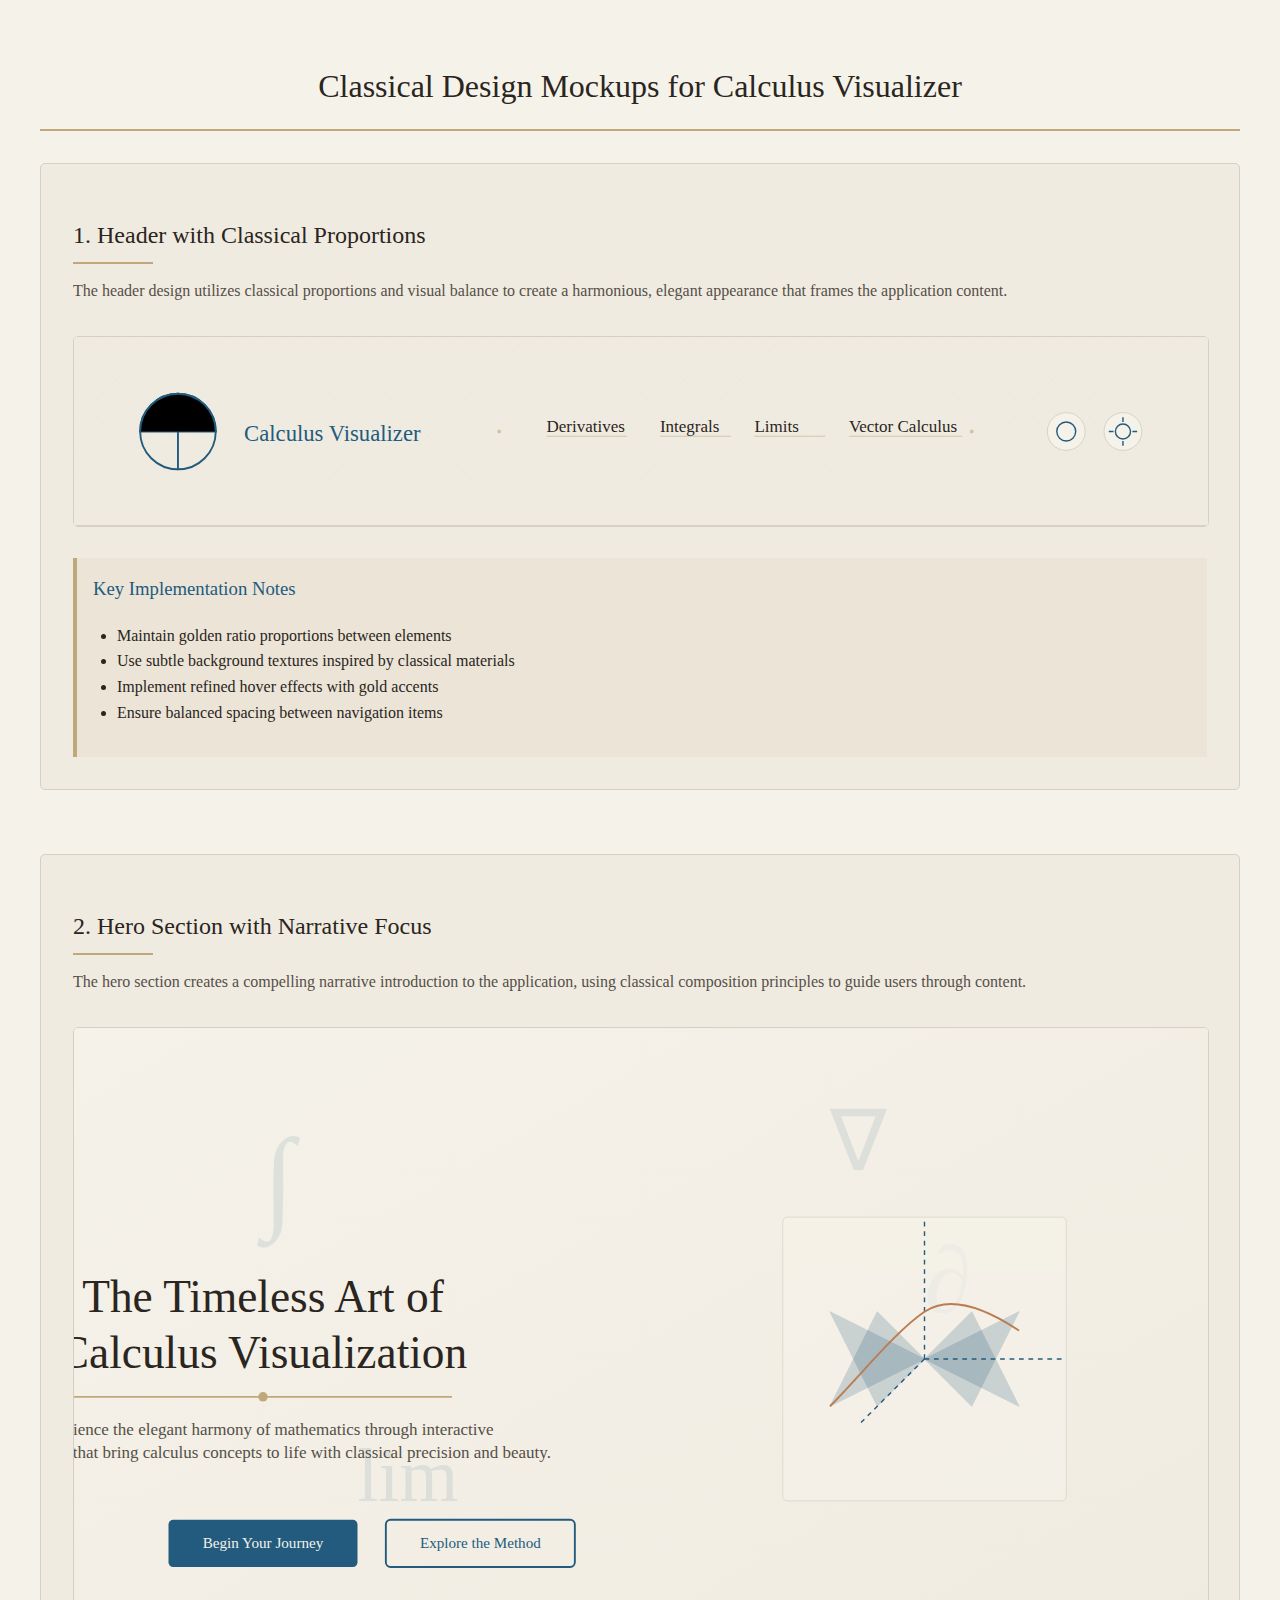
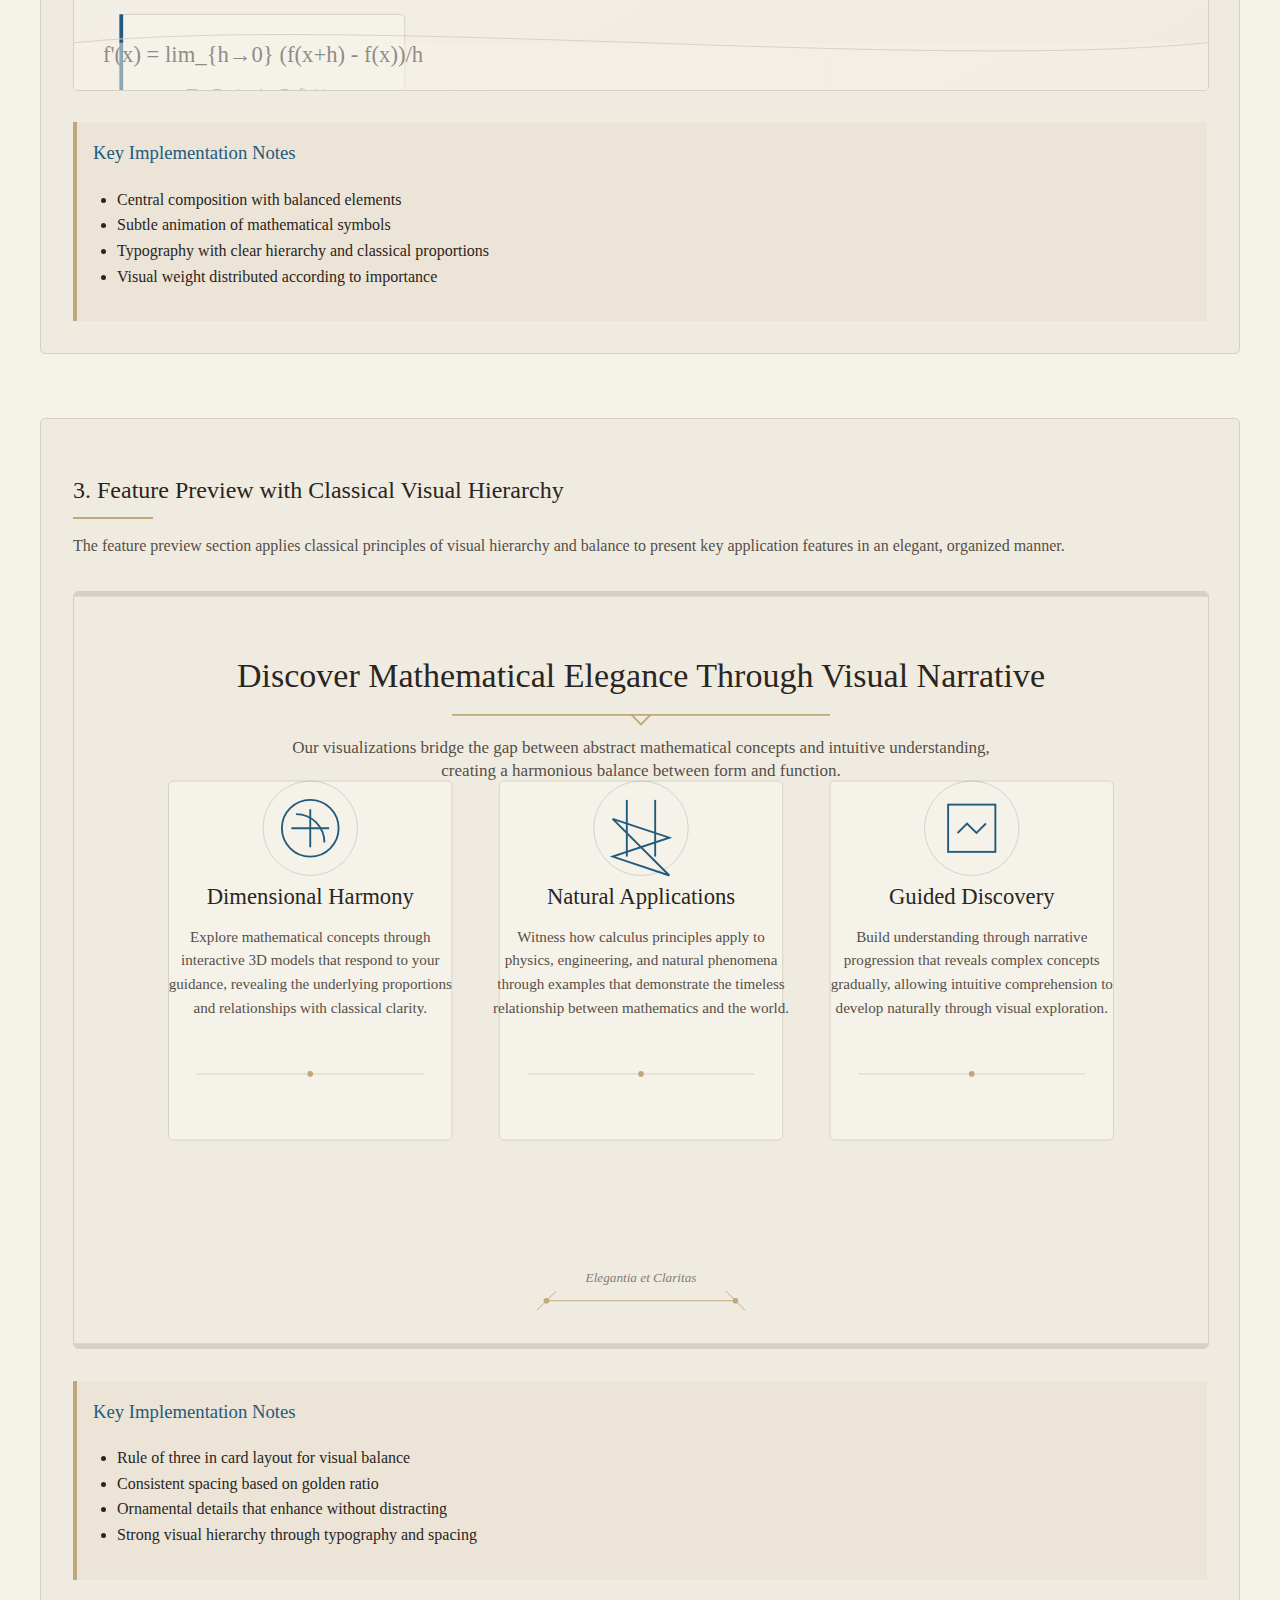
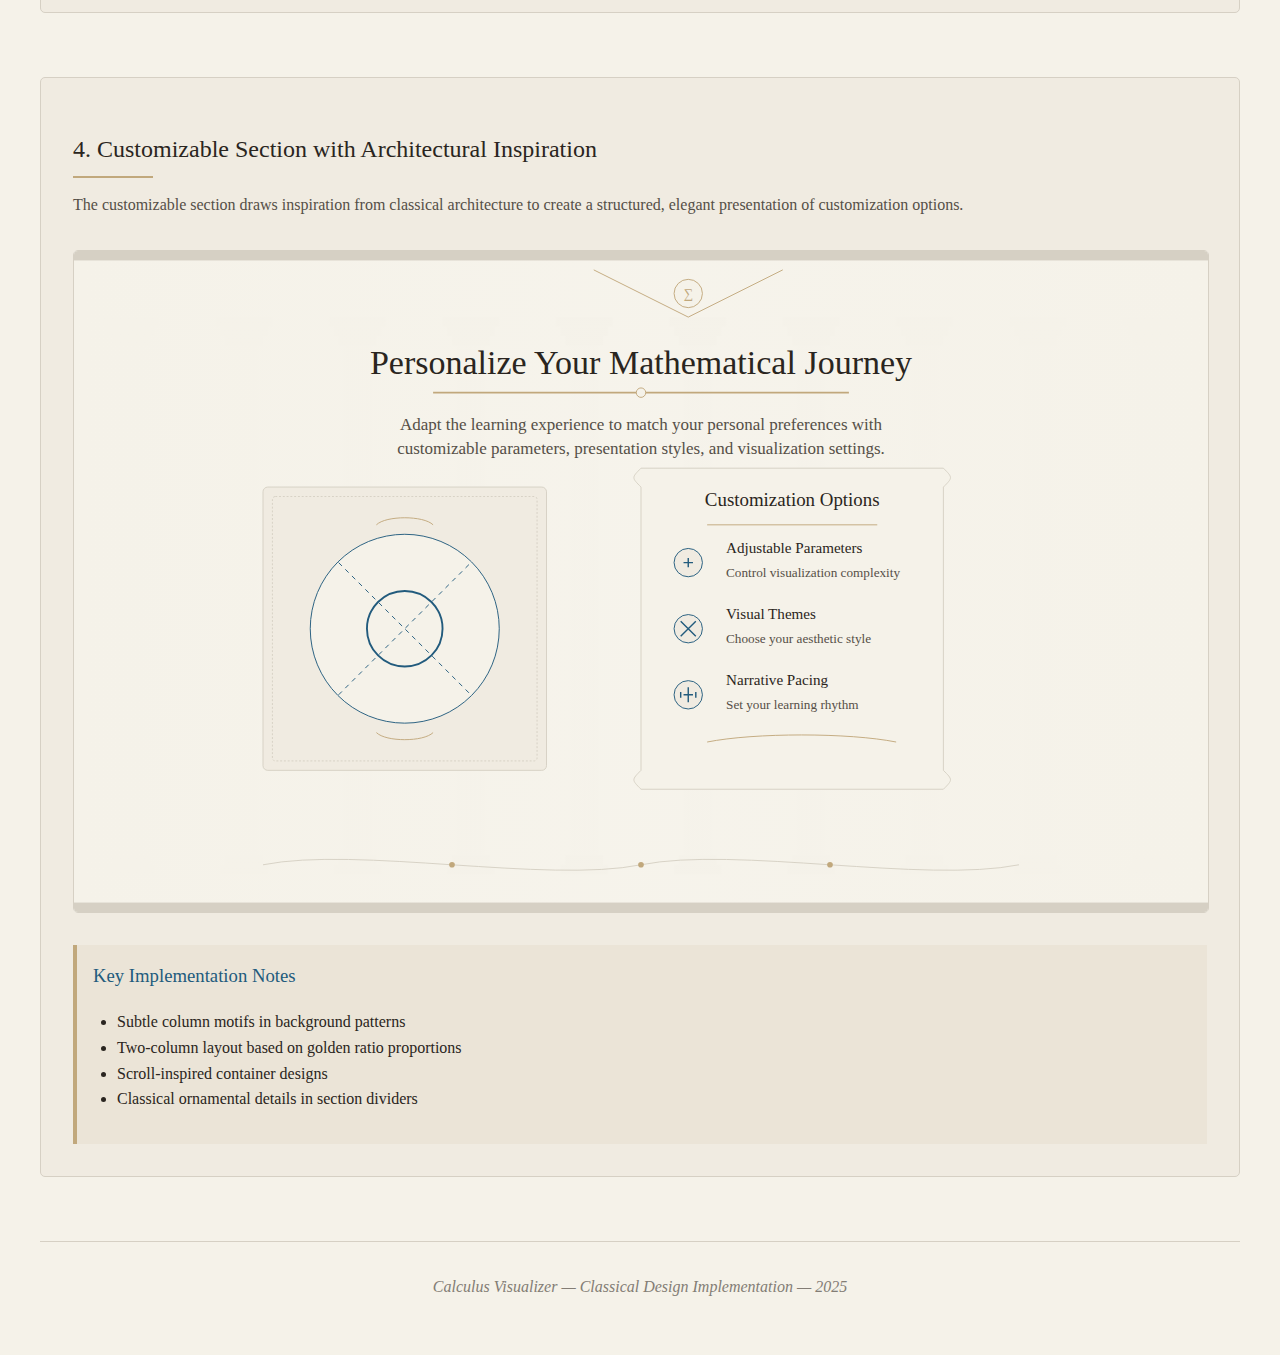
<file: design-assets/implementation/design-previews.html>
<!DOCTYPE html>
<html lang="en">
<head>
    <meta charset="UTF-8">
    <meta name="viewport" content="width=device-width, initial-scale=1.0">
    <title>Classical Design Mockups - Calculus Visualizer</title>
    <style>
        body {
            font-family: 'Georgia', serif;
            background-color: #F5F2E9;
            color: #2A2520;
            padding: 2rem;
            line-height: 1.6;
        }
        
        h1, h2, h3 {
            font-family: 'Georgia', serif;
            font-weight: normal;
            color: #2A2520;
        }
        
        h1 {
            text-align: center;
            border-bottom: 2px solid #C1A87C;
            padding-bottom: 1rem;
            margin-bottom: 2rem;
        }
        
        .mockup-container {
            max-width: 1200px;
            margin: 0 auto 4rem;
            background-color: #F0EBE1;
            border: 1px solid #D6D0C4;
            padding: 2rem;
            border-radius: 5px;
        }
        
        .mockup-title {
            margin-bottom: 1.5rem;
            position: relative;
        }
        
        .mockup-title::after {
            content: "";
            position: absolute;
            left: 0;
            bottom: -10px;
            width: 80px;
            height: 2px;
            background-color: #C1A87C;
        }
        
        .mockup-description {
            margin-bottom: 2rem;
            color: #554F47;
        }
        
        .mockup-image {
            width: 100%;
            border: 1px solid #D6D0C4;
            border-radius: 5px;
            background-color: white;
        }
        
        .implementation-notes {
            margin-top: 1.5rem;
            padding: 1rem;
            background-color: rgba(193, 168, 124, 0.1);
            border-left: 4px solid #C1A87C;
        }
        
        .implementation-notes h3 {
            margin-top: 0;
            color: #225B7D;
        }
        
        .implementation-notes ul {
            padding-left: 1.5rem;
        }
        
        footer {
            text-align: center;
            margin-top: 4rem;
            padding-top: 1rem;
            border-top: 1px solid #D6D0C4;
            color: #837D75;
            font-style: italic;
        }
    </style>
</head>
<body>
    <h1>Classical Design Mockups for Calculus Visualizer</h1>
    
    <div class="mockup-container">
        <h2 class="mockup-title">1. Header with Classical Proportions</h2>
        <p class="mockup-description">The header design utilizes classical proportions and visual balance to create a harmonious, elegant appearance that frames the application content.</p>
        <img src="../mockups/header-design.svg" alt="Classical Header Design Mockup" class="mockup-image">
        
        <div class="implementation-notes">
            <h3>Key Implementation Notes</h3>
            <ul>
                <li>Maintain golden ratio proportions between elements</li>
                <li>Use subtle background textures inspired by classical materials</li>
                <li>Implement refined hover effects with gold accents</li>
                <li>Ensure balanced spacing between navigation items</li>
            </ul>
        </div>
    </div>
    
    <div class="mockup-container">
        <h2 class="mockup-title">2. Hero Section with Narrative Focus</h2>
        <p class="mockup-description">The hero section creates a compelling narrative introduction to the application, using classical composition principles to guide users through content.</p>
        <img src="../mockups/hero-design.svg" alt="Classical Hero Section Design Mockup" class="mockup-image">
        
        <div class="implementation-notes">
            <h3>Key Implementation Notes</h3>
            <ul>
                <li>Central composition with balanced elements</li>
                <li>Subtle animation of mathematical symbols</li>
                <li>Typography with clear hierarchy and classical proportions</li>
                <li>Visual weight distributed according to importance</li>
            </ul>
        </div>
    </div>
    
    <div class="mockup-container">
        <h2 class="mockup-title">3. Feature Preview with Classical Visual Hierarchy</h2>
        <p class="mockup-description">The feature preview section applies classical principles of visual hierarchy and balance to present key application features in an elegant, organized manner.</p>
        <img src="../mockups/feature-preview-design.svg" alt="Classical Feature Preview Design Mockup" class="mockup-image">
        
        <div class="implementation-notes">
            <h3>Key Implementation Notes</h3>
            <ul>
                <li>Rule of three in card layout for visual balance</li>
                <li>Consistent spacing based on golden ratio</li>
                <li>Ornamental details that enhance without distracting</li>
                <li>Strong visual hierarchy through typography and spacing</li>
            </ul>
        </div>
    </div>
    
    <div class="mockup-container">
        <h2 class="mockup-title">4. Customizable Section with Architectural Inspiration</h2>
        <p class="mockup-description">The customizable section draws inspiration from classical architecture to create a structured, elegant presentation of customization options.</p>
        <img src="../mockups/customizable-section-design.svg" alt="Classical Customizable Section Design Mockup" class="mockup-image">
        
        <div class="implementation-notes">
            <h3>Key Implementation Notes</h3>
            <ul>
                <li>Subtle column motifs in background patterns</li>
                <li>Two-column layout based on golden ratio proportions</li>
                <li>Scroll-inspired container designs</li>
                <li>Classical ornamental details in section dividers</li>
            </ul>
        </div>
    </div>
    
    <footer>
        <p>Calculus Visualizer &mdash; Classical Design Implementation &mdash; 2025</p>
    </footer>
</body>
</html>
</file>
<file: assets/css/styles.css>
/* Calculus Visualizer CSS - Core Styles */

/* Base Variables */
:root {
  /* Color Palette - Modern & Minimal */
  --primary: #4361ee;
  --primary-dark: #3a56d4;
  --primary-light: #6288ff;
  
  --secondary: #06d6a0;
  --secondary-dark: #05b084;
  --secondary-light: #0af7bc;
  
  /* Neutrals - Light Theme */
  --bg-main: #ffffff;
  --bg-surface: #f8fafc;
  --bg-hover: #f1f5f9;
  --bg-active: #e2e8f0;
  
  --text-primary: #0f172a;
  --text-secondary: #334155;
  --text-tertiary: #64748b;
  --text-disabled: #94a3b8;
  
  --border-light: #e2e8f0;
  --border-medium: #cbd5e1;
  
  --shadow-sm: 0 1px 2px rgba(0, 0, 0, 0.05);
  --shadow-md: 0 4px 6px -1px rgba(0, 0, 0, 0.1), 0 2px 4px -1px rgba(0, 0, 0, 0.06);
  --shadow-lg: 0 10px 15px -3px rgba(0, 0, 0, 0.1), 0 4px 6px -2px rgba(0, 0, 0, 0.05);
  
  /* Spacing */
  --space-1: 0.25rem;   /* 4px */
  --space-2: 0.5rem;    /* 8px */
  --space-3: 0.75rem;   /* 12px */
  --space-4: 1rem;      /* 16px */
  --space-5: 1.25rem;   /* 20px */
  --space-6: 1.5rem;    /* 24px */
  --space-8: 2rem;      /* 32px */
  --space-10: 2.5rem;   /* 40px */
  --space-12: 3rem;     /* 48px */
  --space-16: 4rem;     /* 64px */
  
  /* Typography */
  --font-sans: 'Inter', -apple-system, BlinkMacSystemFont, 'Segoe UI', Roboto, sans-serif;
  
  /* Transitions */
  --transition-fast: 150ms ease-in-out;
  --transition-normal: 250ms ease-in-out;
  --transition-slow: 350ms ease-in-out;
  
  /* Border Radius */
  --radius-sm: 0.25rem;  /* 4px */
  --radius-md: 0.5rem;   /* 8px */
  --radius-lg: 0.75rem;  /* 12px */
  --radius-xl: 1rem;     /* 16px */
  --radius-full: 9999px;
}

/* Dark Theme Variables */
[data-theme="dark"] {
  --bg-main: #0f172a;
  --bg-surface: #1e293b;
  --bg-hover: #334155;
  --bg-active: #475569;
  
  --text-primary: #f8fafc;
  --text-secondary: #e2e8f0;
  --text-tertiary: #cbd5e1;
  --text-disabled: #94a3b8;
  
  --border-light: #334155;
  --border-medium: #475569;
}

/* Base Reset */
*, *::before, *::after {
  box-sizing: border-box;
  margin: 0;
  padding: 0;
}

html, body {
  height: 100%;
  width: 100%;
  font-size: 16px;
  font-family: var(--font-sans);
  scroll-behavior: smooth;
  -webkit-font-smoothing: antialiased;
  -moz-osx-font-smoothing: grayscale;
}

body {
  background-color: var(--bg-main);
  color: var(--text-primary);
  line-height: 1.5;
  transition: background-color var(--transition-normal), color var(--transition-normal);
}

/* Typography */
h1, h2, h3, h4, h5, h6 {
  font-weight: 600;
  line-height: 1.25;
  margin-bottom: var(--space-3);
  color: var(--text-primary);
}

h1 {
  font-size: 2.25rem;
  font-weight: 700;
  letter-spacing: -0.025em;
}

h2 {
  font-size: 1.75rem;
  font-weight: 700;
  letter-spacing: -0.025em;
}

h3 {
  font-size: 1.25rem;
}

p {
  margin-bottom: var(--space-4);
  color: var(--text-secondary);
}

a {
  color: var(--primary);
  text-decoration: none;
  transition: color var(--transition-fast);
}

a:hover {
  color: var(--primary-dark);
}

ul, ol {
  padding-left: var(--space-5);
  margin-bottom: var(--space-4);
}

li {
  margin-bottom: var(--space-2);
  color: var(--text-secondary);
}

/* Layout */
.container {
  max-width: 1200px;
  margin: 0 auto;
  padding: 0 var(--space-4);
}

.flex {
  display: flex;
}

.flex-col {
  flex-direction: column;
}

.items-center {
  align-items: center;
}

.justify-between {
  justify-content: space-between;
}

.justify-center {
  justify-content: center;
}

.gap-2 {
  gap: var(--space-2);
}

.gap-4 {
  gap: var(--space-4);
}

.gap-6 {
  gap: var(--space-6);
}

/* Grid Layout */
.grid {
  display: grid;
}

.grid-cols-1 {
  grid-template-columns: 1fr;
}

.grid-cols-2 {
  grid-template-columns: repeat(2, 1fr);
}

.grid-cols-3 {
  grid-template-columns: repeat(3, 1fr);
}

.grid-cols-4 {
  grid-template-columns: repeat(4, 1fr);
}

@media (max-width: 1024px) {
  .md\:grid-cols-2 {
    grid-template-columns: repeat(2, 1fr);
  }
}

@media (max-width: 768px) {
  .sm\:grid-cols-1 {
    grid-template-columns: 1fr;
  }
}

/* Card Component */
.card {
  background-color: var(--bg-surface);
  border-radius: var(--radius-lg);
  padding: var(--space-6);
  box-shadow: var(--shadow-md);
  transition: all var(--transition-normal);
  border: 1px solid var(--border-light);
}

.card:hover {
  transform: translateY(-5px);
  box-shadow: var(--shadow-lg);
  border-color: var(--primary-light);
}

/* Button Component */
.btn {
  display: inline-flex;
  align-items: center;
  justify-content: center;
  gap: var(--space-2);
  padding: var(--space-2) var(--space-4);
  border-radius: var(--radius-md);
  font-size: 0.875rem;
  font-weight: 500;
  cursor: pointer;
  transition: all var(--transition-fast);
  border: 1px solid transparent;
}

.btn-primary {
  background-color: var(--primary);
  color: white;
}

.btn-primary:hover {
  background-color: var(--primary-dark);
}

.btn-secondary {
  background-color: var(--bg-surface);
  border-color: var(--border-medium);
  color: var(--text-secondary);
}

.btn-secondary:hover {
  background-color: var(--bg-hover);
  color: var(--text-primary);
}

/* Input Controls */
.input-group {
  margin-bottom: var(--space-4);
}

.input-label {
  display: block;
  margin-bottom: var(--space-2);
  font-size: 0.875rem;
  font-weight: 500;
  color: var(--text-secondary);
}

.input-control {
  width: 100%;
  padding: var(--space-2) var(--space-3);
  border: 1px solid var(--border-medium);
  border-radius: var(--radius-md);
  background-color: var(--bg-surface);
  color: var(--text-primary);
  font-family: var(--font-sans);
  transition: all var(--transition-fast);
}

.input-control:focus {
  outline: none;
  border-color: var(--primary);
  box-shadow: 0 0 0 2px var(--primary-light);
}

/* Range Slider */
.slider-control {
  width: 100%;
  height: 5px;
  -webkit-appearance: none;
  appearance: none;
  background-color: var(--border-light);
  border-radius: var(--radius-full);
  outline: none;
}

.slider-control::-webkit-slider-thumb {
  -webkit-appearance: none;
  appearance: none;
  width: 16px;
  height: 16px;
  border-radius: 50%;
  background-color: var(--primary);
  cursor: pointer;
  transition: transform var(--transition-fast);
}

.slider-control::-webkit-slider-thumb:hover {
  transform: scale(1.2);
}

.slider-with-value {
  display: flex;
  align-items: center;
  gap: var(--space-4);
}

.slider-value {
  min-width: 60px;
  font-size: 0.875rem;
  color: var(--text-tertiary);
  text-align: right;
}

/* Checkbox */
.checkbox-control {
  display: flex;
  align-items: center;
  margin-bottom: var(--space-3);
}

.checkbox-control input[type="checkbox"] {
  margin-right: var(--space-3);
  width: 16px;
  height: 16px;
  cursor: pointer;
}

.checkbox-control label {
  font-size: 0.875rem;
  color: var(--text-secondary);
  cursor: pointer;
}

/* Collapsible Section */
.section-title {
  padding: var(--space-4);
  margin: 0;
  font-size: 1rem;
  display: flex;
  align-items: center;
  justify-content: space-between;
  cursor: pointer;
}

.section-title.collapsible::after {
  content: '';
  width: 0.75rem;
  height: 0.75rem;
  border-right: 2px solid var(--text-tertiary);
  border-bottom: 2px solid var(--text-tertiary);
  transform: rotate(45deg);
  transition: transform var(--transition-normal);
}

.section-title.collapsible.collapsed::after {
  transform: rotate(-45deg);
}

.section-content {
  padding: var(--space-4);
  border-top: 1px solid var(--border-light);
  transition: max-height var(--transition-normal), opacity var(--transition-normal), padding var(--transition-normal);
}

/* Visualization Container */
.visualization-container {
  position: relative;
  background-color: var(--bg-surface);
  border-radius: var(--radius-lg);
  overflow: hidden;
  box-shadow: var(--shadow-md);
  min-height: 400px;
  border: 1px solid var(--border-light);
}

.visualization-canvas {
  position: absolute;
  top: 0;
  left: 0;
  width: 100%;
  height: 100%;
}

/* Controls Panel */
.controls-panel {
  background-color: var(--bg-surface);
  border-radius: var(--radius-lg);
  box-shadow: var(--shadow-md);
  border: 1px solid var(--border-light);
  overflow: hidden;
  display: flex;
  flex-direction: column;
}

.panel-section {
  border-bottom: 1px solid var(--border-light);
}

.panel-section:last-child {
  border-bottom: none;
}

/* Focus Mode */
body.focus-mode .header,
body.focus-mode .controls-panel,
body.focus-mode .back-btn {
  opacity: 0;
  pointer-events: none;
  transition: opacity var(--transition-normal);
}

body.focus-mode .visualization-layout {
  grid-template-columns: 1fr;
}

body.focus-mode .visualization-controls {
  opacity: 0.3;
  transition: opacity var(--transition-normal);
}

body.focus-mode .visualization-controls:hover {
  opacity: 1;
}

/* Animation Classes */
@keyframes fadeIn {
  from { opacity: 0; }
  to { opacity: 1; }
}

@keyframes slideInRight {
  from { transform: translateX(30px); opacity: 0; }
  to { transform: translateX(0); opacity: 1; }
}

@keyframes slideInUp {
  from { transform: translateY(20px); opacity: 0; }
  to { transform: translateY(0); opacity: 1; }
}

.fade-in {
  animation: fadeIn var(--transition-normal);
}

.slide-in-right {
  animation: slideInRight var(--transition-normal);
}

.slide-in-up {
  animation: slideInUp var(--transition-normal);
}

/* Module Header */
.module-header {
  display: flex;
  align-items: center;
  margin-bottom: var(--space-8);
  padding: var(--space-4) 0;
  border-bottom: 1px solid var(--border-light);
}

.back-btn {
  display: flex;
  align-items: center;
  gap: var(--space-2);
  background: none;
  border: none;
  color: var(--text-tertiary);
  font-size: 0.875rem;
  font-weight: 500;
  cursor: pointer;
  padding: var(--space-2) var(--space-4);
  border-radius: var(--radius-md);
  transition: all var(--transition-fast);
}

.back-btn:hover {
  background-color: var(--bg-hover);
  color: var(--text-primary);
}

.back-btn svg {
  width: 1.25rem;
  height: 1.25rem;
}

.module-title {
  margin-left: var(--space-4);
  margin-bottom: 0;
}

/* Module Layout */
.module-layout {
  display: grid;
  grid-template-columns: 1fr 350px;
  gap: var(--space-6);
  margin-bottom: var(--space-8);
}

@media (max-width: 1024px) {
  .module-layout {
    grid-template-columns: 1fr;
    gap: var(--space-4);
  }
}

/* Visualization Controls */
.visualization-controls {
  position: absolute;
  bottom: var(--space-4);
  left: var(--space-4);
  display: flex;
  gap: var(--space-2);
  z-index: 10;
}

.control-btn {
  width: 40px;
  height: 40px;
  border-radius: var(--radius-md);
  background-color: var(--bg-main);
  border: 1px solid var(--border-light);
  display: flex;
  align-items: center;
  justify-content: center;
  cursor: pointer;
  transition: all var(--transition-fast);
  box-shadow: var(--shadow-sm);
}

.control-btn:hover {
  background-color: var(--bg-hover);
  transform: translateY(-2px);
  box-shadow: var(--shadow-md);
}

.control-btn svg {
  width: 1.25rem;
  height: 1.25rem;
  stroke: var(--text-secondary);
}

.control-btn.active {
  background-color: var(--primary);
}

.control-btn.active svg {
  stroke: white;
}

/* Learning Section */
.learning-points li {
  margin-bottom: var(--space-3);
  position: relative;
}

.learning-points li::before {
  content: '\2022';
  color: var(--primary);
  font-weight: bold;
  position: absolute;
  left: -1rem;
}

/* Formula Display */
.formula-display {
  margin-bottom: var(--space-4);
}

.formula-display:last-child {
  margin-bottom: 0;
}

.formula-label {
  font-size: 0.875rem;
  font-weight: 500;
  color: var(--text-secondary);
  margin-bottom: var(--space-2);
}

.formula {
  padding: var(--space-3);
  background-color: var(--bg-hover);
  border-radius: var(--radius-md);
  font-family: 'SFMono-Regular', Consolas, 'Liberation Mono', Menlo, monospace;
  font-size: 0.875rem;
  display: flex;
  flex-direction: column;
  gap: var(--space-2);
}

/* Header & Navigation */
.app-header {
  display: flex;
  align-items: center;
  justify-content: space-between;
  padding: var(--space-4) var(--space-6);
  background-color: var(--bg-surface);
  border-bottom: 1px solid var(--border-light);
  position: sticky;
  top: 0;
  z-index: 100;
}

.logo-container {
  display: flex;
  align-items: center;
}

.app-logo {
  display: flex;
  align-items: center;
  gap: var(--space-2);
  font-size: 1.25rem;
  font-weight: 600;
  color: var(--primary);
}

.logo-icon {
  width: 2rem;
  height: 2rem;
}

/* Module Cards */
.module-cards {
  display: grid;
  grid-template-columns: repeat(auto-fill, minmax(280px, 1fr));
  gap: var(--space-6);
  margin-bottom: var(--space-8);
}

.module-card {
  background-color: var(--bg-surface);
  border-radius: var(--radius-lg);
  overflow: hidden;
  box-shadow: var(--shadow-md);
  transition: all var(--transition-normal);
  border: 1px solid var(--border-light);
  cursor: pointer;
}

.module-card:hover {
  transform: translateY(-5px);
  box-shadow: var(--shadow-lg);
  border-color: var(--primary-light);
}

.module-card-image {
  height: 160px;
  background-color: var(--bg-active);
  background-size: cover;
  background-position: center;
}

.module-card h3 {
  padding: var(--space-4) var(--space-4) var(--space-2);
  margin: 0;
}

.module-card p {
  padding: 0 var(--space-4) var(--space-4);
  font-size: 0.875rem;
  color: var(--text-tertiary);
  margin: 0;
}

/* Responsive breakpoints */
@media (max-width: 768px) {
  h1 {
    font-size: 1.75rem;
  }
  
  h2 {
    font-size: 1.5rem;
  }
  
  .module-layout {
    grid-template-columns: 1fr;
  }
  
  .visualization-container {
    min-height: 300px;
  }
}
</file>
